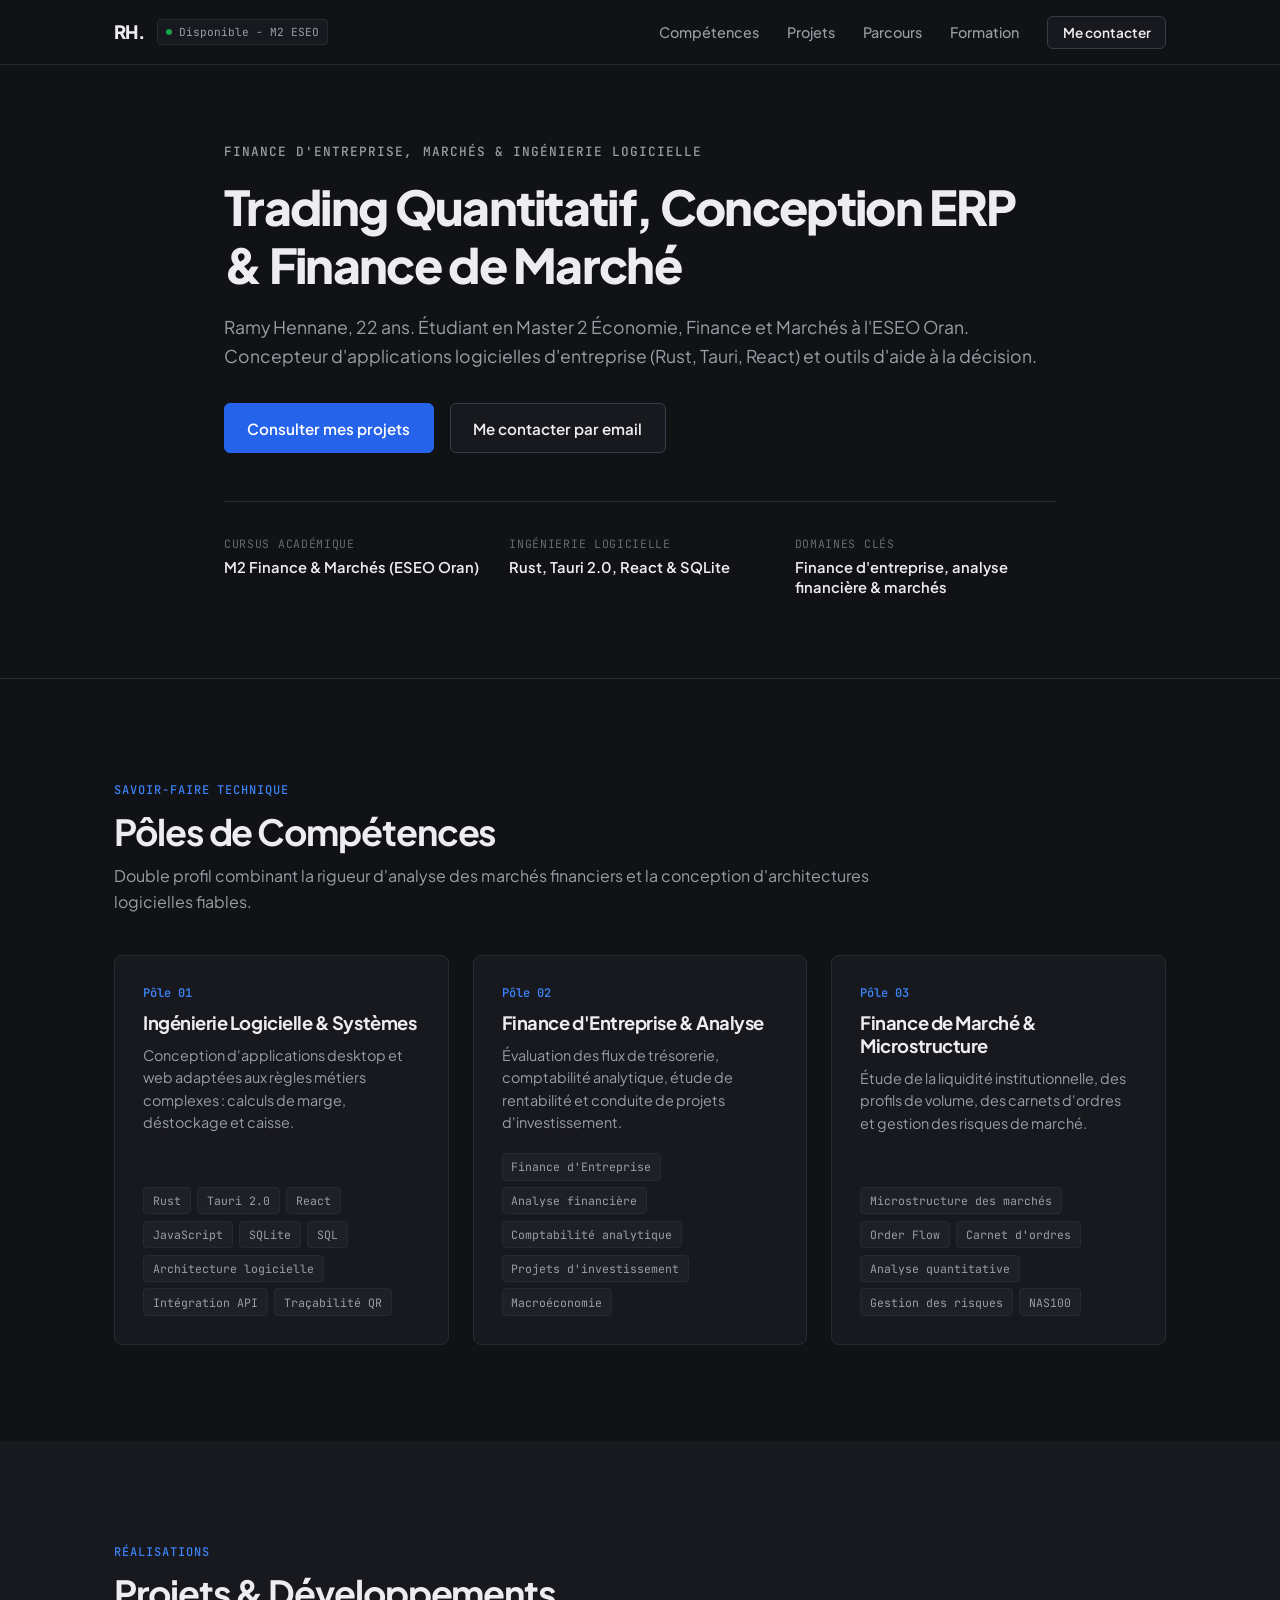
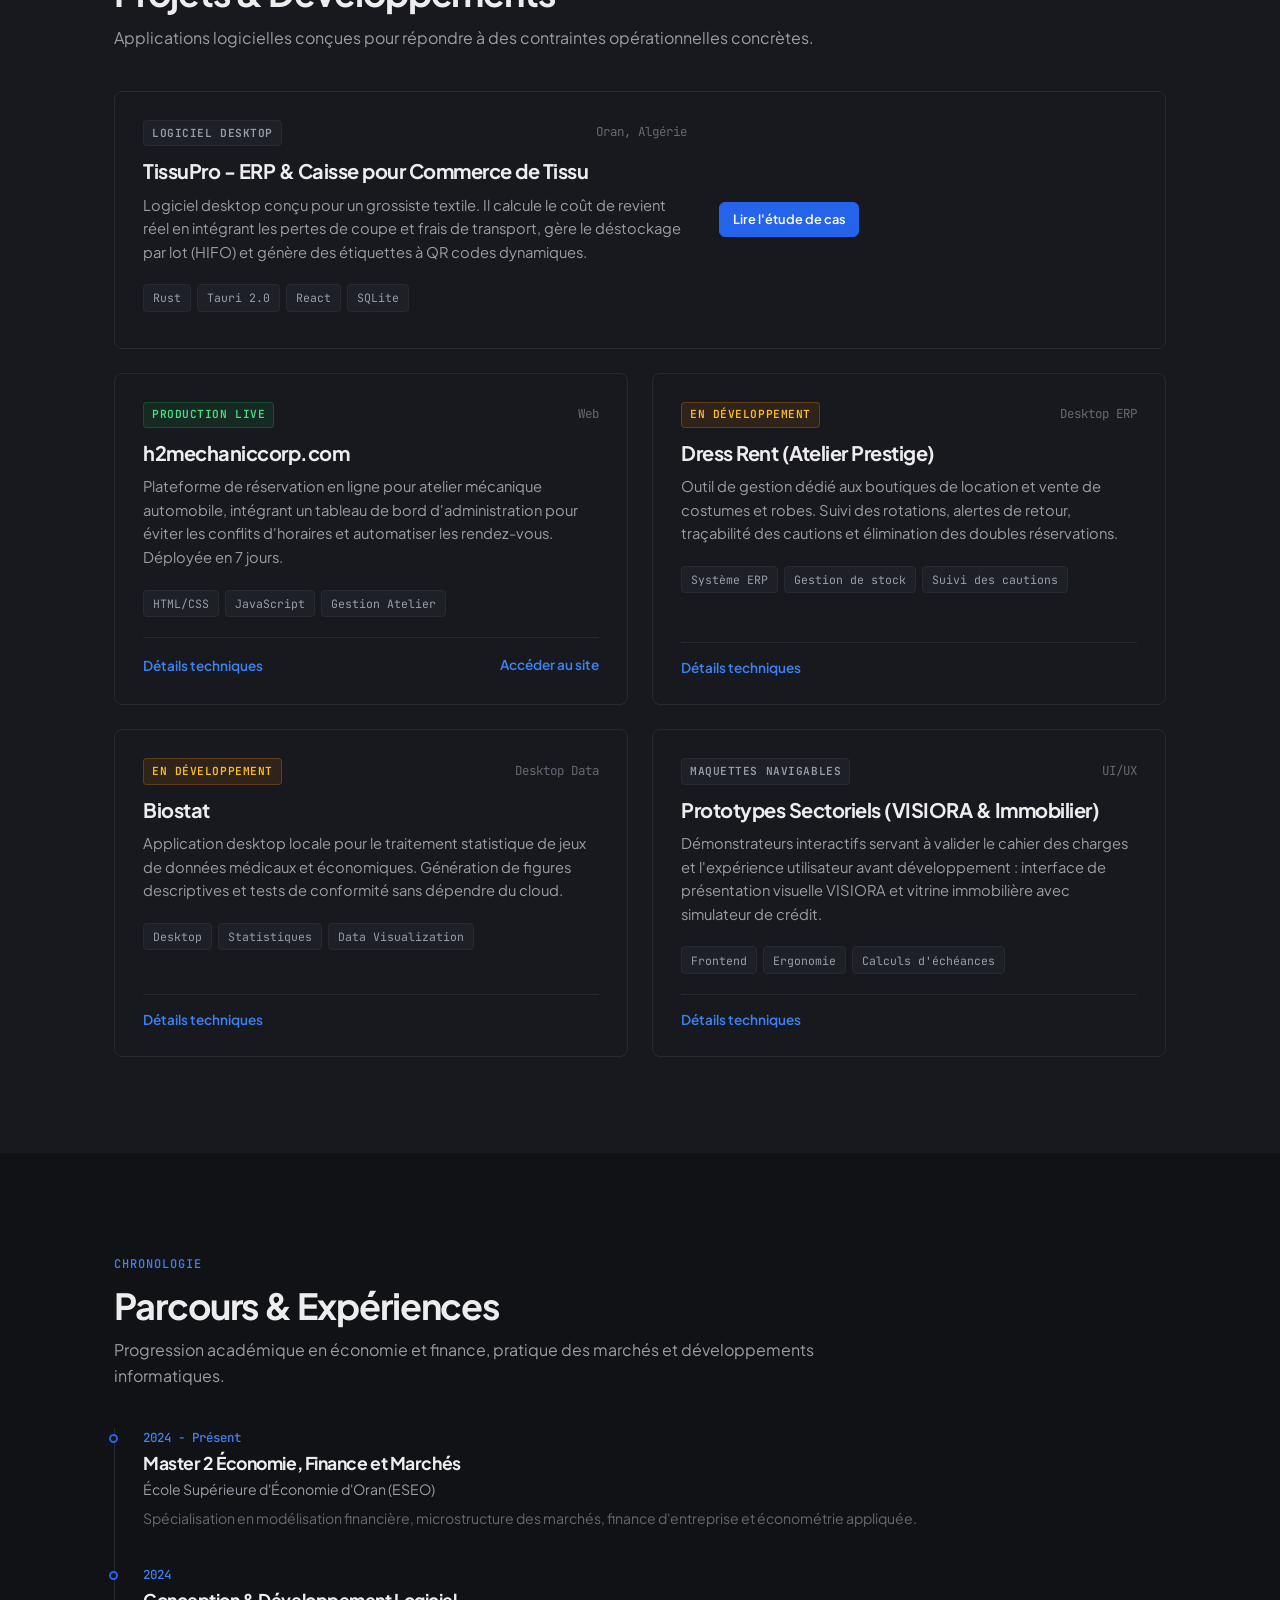
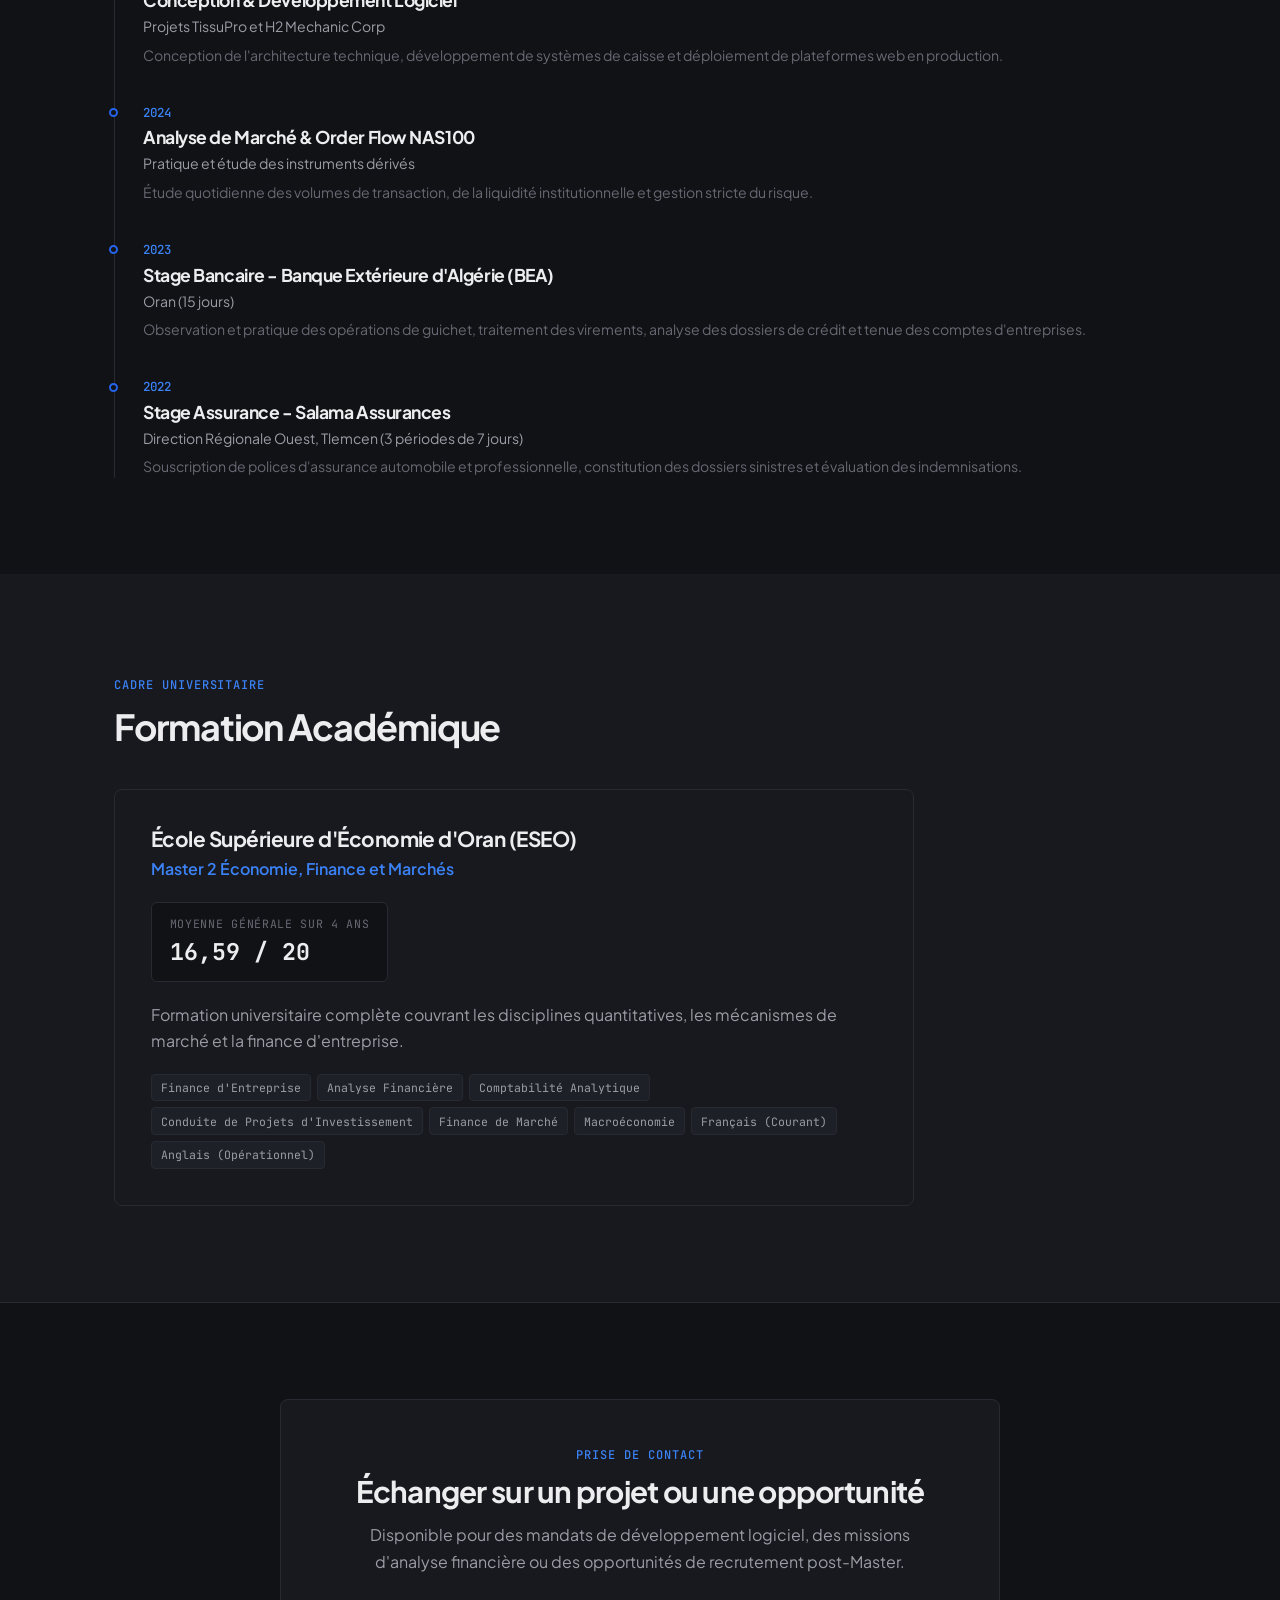
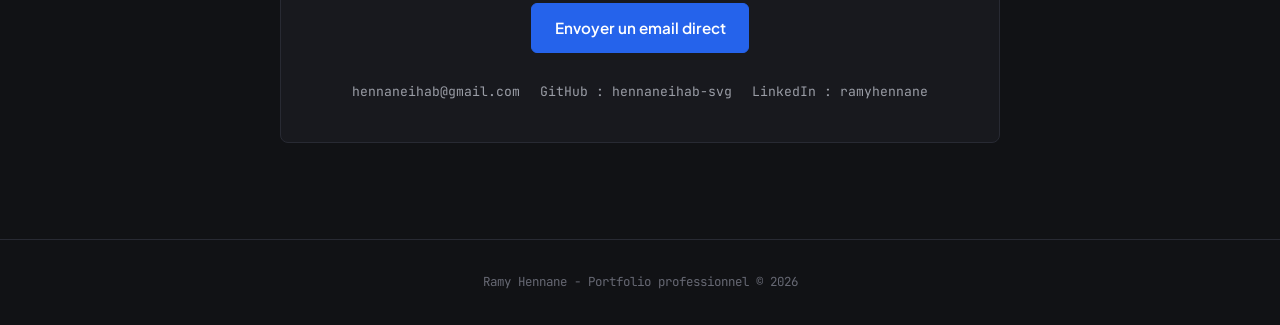
<file: index.html>
<!DOCTYPE html>
<html lang="fr">
<head>
    <meta charset="UTF-8">
    <meta name="viewport" content="width=device-width, initial-scale=1.0">
    <title>Ramy Hennane | Trading Quantitatif, Conception ERP & Finance de Marché</title>
    <meta name="description" content="Portfolio de Ramy Hennane : Étudiant en Master 2 Économie, Finance et Marchés à l'ESEO Oran, concepteur de logiciels de gestion (Rust, Tauri, React) et analyse financière.">

    <!-- Open Graph -->
    <meta property="og:title" content="Ramy Hennane | Trading Quantitatif, Conception ERP & Finance de Marché">
    <meta property="og:description" content="Étudiant en M2 Finance de Marché et concepteur de logiciels applicatifs.">
    <meta property="og:type" content="website">

    <!-- Fonts: Plus Jakarta Sans & JetBrains Mono -->
    <link rel="preconnect" href="https://fonts.googleapis.com">
    <link rel="preconnect" href="https://fonts.gstatic.com" crossorigin>
    <link href="https://fonts.googleapis.com/css2?family=JetBrains+Mono:wght@400;500;600&family=Plus+Jakarta+Sans:wght@400;500;600;700;800&display=swap" rel="stylesheet">

    <!-- Stylesheet with Cache-Buster -->
    <link rel="stylesheet" href="css/style.css?v=2.1">
</head>
<body>

    <!-- Header / Navigation (Sticky dans le flux) -->
    <header class="navbar">
        <div class="container nav-inner">
            <a href="index.html" class="brand-link" aria-label="Accueil">
                <span class="brand-logo">RH.</span>
                <span class="brand-status">
                    <span class="status-dot"></span>
                    <span>Disponible - M2 ESEO</span>
                </span>
            </a>

            <button class="mobile-toggle" aria-label="Menu" aria-expanded="false">
                <span></span>
                <span></span>
                <span></span>
            </button>

            <nav>
                <ul class="nav-links">
                    <li><a href="#competences" class="nav-link">Compétences</a></li>
                    <li><a href="#projets" class="nav-link">Projets</a></li>
                    <li><a href="#parcours" class="nav-link">Parcours</a></li>
                    <li><a href="#formation" class="nav-link">Formation</a></li>
                    <li><a href="#contact" class="nav-cta">Me contacter</a></li>
                </ul>
            </nav>
        </div>
    </header>

    <main>
        <!-- Hero Section -->
        <section class="hero-section">
            <div class="container hero-content">
                <span class="hero-overline">Finance d'Entreprise, Marchés & Ingénierie Logicielle</span>
                <h1 class="hero-title">Trading Quantitatif, Conception ERP & Finance de Marché</h1>
                <p class="hero-subtitle">
                    Ramy Hennane, 22 ans. Étudiant en Master 2 Économie, Finance et Marchés à l'ESEO Oran. Concepteur d'applications logicielles d'entreprise (Rust, Tauri, React) et outils d'aide à la décision.
                </p>

                <div class="hero-actions">
                    <a href="#projets" class="btn btn-primary">Consulter mes projets</a>
                    <a href="mailto:hennaneihab@gmail.com" class="btn btn-outline">Me contacter par email</a>
                </div>

                <div class="hero-specs">
                    <div class="spec-item">
                        <span class="spec-label">Cursus Académique</span>
                        <span class="spec-val">M2 Finance & Marchés (ESEO Oran)</span>
                    </div>
                    <div class="spec-item">
                        <span class="spec-label">Ingénierie Logicielle</span>
                        <span class="spec-val">Rust, Tauri 2.0, React & SQLite</span>
                    </div>
                    <div class="spec-item">
                        <span class="spec-label">Domaines Clés</span>
                        <span class="spec-val">Finance d'entreprise, analyse financière & marchés</span>
                    </div>
                </div>
            </div>
        </section>

        <!-- Compétences (3 Pôles structurés) -->
        <section id="competences" class="section-padding">
            <div class="container">
                <div class="section-header reveal-on-scroll">
                    <span class="section-overline">Savoir-faire technique</span>
                    <h2 class="section-title">Pôles de Compétences</h2>
                    <p class="section-desc">
                        Double profil combinant la rigueur d'analyse des marchés financiers et la conception d'architectures logicielles fiables.
                    </p>
                </div>

                <div class="skills-grid">
                    <!-- Pôle 01 -->
                    <div class="skill-card reveal-on-scroll">
                        <span class="skill-index">Pôle 01</span>
                        <h3 class="skill-title">Ingénierie Logicielle & Systèmes</h3>
                        <p class="skill-desc">
                            Conception d'applications desktop et web adaptées aux règles métiers complexes : calculs de marge, déstockage et caisse.
                        </p>
                        <div class="tag-list">
                            <span class="tag">Rust</span>
                            <span class="tag">Tauri 2.0</span>
                            <span class="tag">React</span>
                            <span class="tag">JavaScript</span>
                            <span class="tag">SQLite</span>
                            <span class="tag">SQL</span>
                            <span class="tag">Architecture logicielle</span>
                            <span class="tag">Intégration API</span>
                            <span class="tag">Traçabilité QR</span>
                        </div>
                    </div>

                    <!-- Pôle 02 -->
                    <div class="skill-card reveal-on-scroll">
                        <span class="skill-index">Pôle 02</span>
                        <h3 class="skill-title">Finance d'Entreprise & Analyse</h3>
                        <p class="skill-desc">
                            Évaluation des flux de trésorerie, comptabilité analytique, étude de rentabilité et conduite de projets d'investissement.
                        </p>
                        <div class="tag-list">
                            <span class="tag">Finance d'Entreprise</span>
                            <span class="tag">Analyse financière</span>
                            <span class="tag">Comptabilité analytique</span>
                            <span class="tag">Projets d'investissement</span>
                            <span class="tag">Macroéconomie</span>
                        </div>
                    </div>

                    <!-- Pôle 03 -->
                    <div class="skill-card reveal-on-scroll">
                        <span class="skill-index">Pôle 03</span>
                        <h3 class="skill-title">Finance de Marché & Microstructure</h3>
                        <p class="skill-desc">
                            Étude de la liquidité institutionnelle, des profils de volume, des carnets d'ordres et gestion des risques de marché.
                        </p>
                        <div class="tag-list">
                            <span class="tag">Microstructure des marchés</span>
                            <span class="tag">Order Flow</span>
                            <span class="tag">Carnet d'ordres</span>
                            <span class="tag">Analyse quantitative</span>
                            <span class="tag">Gestion des risques</span>
                            <span class="tag">NAS100</span>
                        </div>
                    </div>
                </div>
            </div>
        </section>

        <!-- Projets Réalisés -->
        <section id="projets" class="section-padding" style="background-color: var(--bg-surface);">
            <div class="container">
                <div class="section-header reveal-on-scroll">
                    <span class="section-overline">Réalisations</span>
                    <h2 class="section-title">Projets & Développements</h2>
                    <p class="section-desc">
                        Applications logicielles conçues pour répondre à des contraintes opérationnelles concrètes.
                    </p>
                </div>

                <div class="projects-grid">
                    <!-- Featured: TissuPro -->
                    <div class="project-card featured reveal-on-scroll">
                        <div>
                            <div class="card-top">
                                <span class="project-badge">Logiciel Desktop</span>
                                <span class="mono text-muted" style="font-size: 0.78rem;">Oran, Algérie</span>
                            </div>
                            <h3 class="project-title">TissuPro - ERP & Caisse pour Commerce de Tissu</h3>
                            <p class="project-desc">
                                Logiciel desktop conçu pour un grossiste textile. Il calcule le coût de revient réel en intégrant les pertes de coupe et frais de transport, gère le déstockage par lot (HIFO) et génère des étiquettes à QR codes dynamiques.
                            </p>
                            <div class="tag-list" style="margin-bottom: 0.5rem;">
                                <span class="tag">Rust</span>
                                <span class="tag">Tauri 2.0</span>
                                <span class="tag">React</span>
                                <span class="tag">SQLite</span>
                            </div>
                        </div>
                        <div class="project-footer" style="margin-top: 0; padding-top: 0; border-top: none; justify-content: flex-start; gap: 1rem;">
                            <a href="tissupro.html" class="btn btn-primary btn-small">Lire l'étude de cas</a>
                        </div>
                    </div>

                    <!-- Project: H2 Mechanic Corp -->
                    <div class="project-card reveal-on-scroll">
                        <div>
                            <div class="card-top">
                                <span class="project-badge live">Production Live</span>
                                <span class="mono text-muted" style="font-size: 0.78rem;">Web</span>
                            </div>
                            <h3 class="project-title">h2mechaniccorp.com</h3>
                            <p class="project-desc">
                                Plateforme de réservation en ligne pour atelier mécanique automobile, intégrant un tableau de bord d'administration pour éviter les conflits d'horaires et automatiser les rendez-vous. Déployée en 7 jours.
                            </p>
                            <div class="tag-list">
                                <span class="tag">HTML/CSS</span>
                                <span class="tag">JavaScript</span>
                                <span class="tag">Gestion Atelier</span>
                            </div>
                        </div>
                        <div class="project-footer">
                            <button type="button" class="action-link" onclick="openModal('modal-h2')">Détails techniques</button>
                            <a href="https://h2mechaniccorp.com" target="_blank" rel="noopener noreferrer" class="action-link">Accéder au site</a>
                        </div>
                    </div>

                    <!-- Project: Dress Rent -->
                    <div class="project-card reveal-on-scroll">
                        <div>
                            <div class="card-top">
                                <span class="project-badge dev">En développement</span>
                                <span class="mono text-muted" style="font-size: 0.78rem;">Desktop ERP</span>
                            </div>
                            <h3 class="project-title">Dress Rent (Atelier Prestige)</h3>
                            <p class="project-desc">
                                Outil de gestion dédié aux boutiques de location et vente de costumes et robes. Suivi des rotations, alertes de retour, traçabilité des cautions et élimination des doubles réservations.
                            </p>
                            <div class="tag-list">
                                <span class="tag">Système ERP</span>
                                <span class="tag">Gestion de stock</span>
                                <span class="tag">Suivi des cautions</span>
                            </div>
                        </div>
                        <div class="project-footer">
                            <button type="button" class="action-link" onclick="openModal('modal-dress')">Détails techniques</button>
                        </div>
                    </div>

                    <!-- Project: Biostat -->
                    <div class="project-card reveal-on-scroll">
                        <div>
                            <div class="card-top">
                                <span class="project-badge dev">En développement</span>
                                <span class="mono text-muted" style="font-size: 0.78rem;">Desktop Data</span>
                            </div>
                            <h3 class="project-title">Biostat</h3>
                            <p class="project-desc">
                                Application desktop locale pour le traitement statistique de jeux de données médicaux et économiques. Génération de figures descriptives et tests de conformité sans dépendre du cloud.
                            </p>
                            <div class="tag-list">
                                <span class="tag">Desktop</span>
                                <span class="tag">Statistiques</span>
                                <span class="tag">Data Visualization</span>
                            </div>
                        </div>
                        <div class="project-footer">
                            <button type="button" class="action-link" onclick="openModal('modal-biostat')">Détails techniques</button>
                        </div>
                    </div>

                    <!-- Project: Prototypes Sectoriels -->
                    <div class="project-card reveal-on-scroll">
                        <div>
                            <div class="card-top">
                                <span class="project-badge">Maquettes Navigables</span>
                                <span class="mono text-muted" style="font-size: 0.78rem;">UI/UX</span>
                            </div>
                            <h3 class="project-title">Prototypes Sectoriels (VISIORA & Immobilier)</h3>
                            <p class="project-desc">
                                Démonstrateurs interactifs servant à valider le cahier des charges et l'expérience utilisateur avant développement : interface de présentation visuelle VISIORA et vitrine immobilière avec simulateur de crédit.
                            </p>
                            <div class="tag-list">
                                <span class="tag">Frontend</span>
                                <span class="tag">Ergonomie</span>
                                <span class="tag">Calculs d'échéances</span>
                            </div>
                        </div>
                        <div class="project-footer">
                            <button type="button" class="action-link" onclick="openModal('modal-proto')">Détails techniques</button>
                        </div>
                    </div>
                </div>
            </div>
        </section>

        <!-- Parcours (Timeline) -->
        <section id="parcours" class="section-padding">
            <div class="container">
                <div class="section-header reveal-on-scroll">
                    <span class="section-overline">Chronologie</span>
                    <h2 class="section-title">Parcours & Expériences</h2>
                    <p class="section-desc">
                        Progression académique en économie et finance, pratique des marchés et développements informatiques.
                    </p>
                </div>

                <div class="timeline-wrapper reveal-on-scroll">
                    <!-- Step 1 -->
                    <div class="timeline-item">
                        <div class="timeline-marker"></div>
                        <div class="timeline-date">2024 - Présent</div>
                        <h3 class="timeline-heading">Master 2 Économie, Finance et Marchés</h3>
                        <p class="timeline-place">École Supérieure d'Économie d'Oran (ESEO)</p>
                        <p class="timeline-text">
                            Spécialisation en modélisation financière, microstructure des marchés, finance d'entreprise et économétrie appliquée.
                        </p>
                    </div>

                    <!-- Step 2 -->
                    <div class="timeline-item">
                        <div class="timeline-marker"></div>
                        <div class="timeline-date">2024</div>
                        <h3 class="timeline-heading">Conception & Développement Logiciel</h3>
                        <p class="timeline-place">Projets TissuPro et H2 Mechanic Corp</p>
                        <p class="timeline-text">
                            Conception de l'architecture technique, développement de systèmes de caisse et déploiement de plateformes web en production.
                        </p>
                    </div>

                    <!-- Step 3 -->
                    <div class="timeline-item">
                        <div class="timeline-marker"></div>
                        <div class="timeline-date">2024</div>
                        <h3 class="timeline-heading">Analyse de Marché & Order Flow NAS100</h3>
                        <p class="timeline-place">Pratique et étude des instruments dérivés</p>
                        <p class="timeline-text">
                            Étude quotidienne des volumes de transaction, de la liquidité institutionnelle et gestion stricte du risque.
                        </p>
                    </div>

                    <!-- Step 4 -->
                    <div class="timeline-item">
                        <div class="timeline-marker"></div>
                        <div class="timeline-date">2023</div>
                        <h3 class="timeline-heading">Stage Bancaire - Banque Extérieure d'Algérie (BEA)</h3>
                        <p class="timeline-place">Oran (15 jours)</p>
                        <p class="timeline-text">
                            Observation et pratique des opérations de guichet, traitement des virements, analyse des dossiers de crédit et tenue des comptes d'entreprises.
                        </p>
                    </div>

                    <!-- Step 5 -->
                    <div class="timeline-item">
                        <div class="timeline-marker"></div>
                        <div class="timeline-date">2022</div>
                        <h3 class="timeline-heading">Stage Assurance - Salama Assurances</h3>
                        <p class="timeline-place">Direction Régionale Ouest, Tlemcen (3 périodes de 7 jours)</p>
                        <p class="timeline-text">
                            Souscription de polices d'assurance automobile et professionnelle, constitution des dossiers sinistres et évaluation des indemnisations.
                        </p>
                    </div>
                </div>
            </div>
        </section>

        <!-- Formation Académique -->
        <section id="formation" class="section-padding" style="background-color: var(--bg-surface);">
            <div class="container">
                <div class="section-header reveal-on-scroll">
                    <span class="section-overline">Cadre Universitaire</span>
                    <h2 class="section-title">Formation Académique</h2>
                </div>

                <div class="education-box reveal-on-scroll">
                    <h3 class="edu-school">École Supérieure d'Économie d'Oran (ESEO)</h3>
                    <p class="edu-degree">Master 2 Économie, Finance et Marchés</p>

                    <div class="gpa-card">
                        <span class="gpa-title">Moyenne Générale sur 4 ans</span>
                        <span class="gpa-number">16,59 / 20</span>
                    </div>

                    <p class="section-desc" style="margin-top: 0; margin-bottom: 1.25rem;">
                        Formation universitaire complète couvrant les disciplines quantitatives, les mécanismes de marché et la finance d'entreprise.
                    </p>

                    <div class="tag-list">
                        <span class="tag">Finance d'Entreprise</span>
                        <span class="tag">Analyse Financière</span>
                        <span class="tag">Comptabilité Analytique</span>
                        <span class="tag">Conduite de Projets d'Investissement</span>
                        <span class="tag">Finance de Marché</span>
                        <span class="tag">Macroéconomie</span>
                        <span class="tag">Français (Courant)</span>
                        <span class="tag">Anglais (Opérationnel)</span>
                    </div>
                </div>
            </div>
        </section>

        <!-- Contact Section -->
        <section id="contact" class="section-padding contact-section">
            <div class="container">
                <div class="contact-box reveal-on-scroll">
                    <span class="section-overline">Prise de contact</span>
                    <h2>Échanger sur un projet ou une opportunité</h2>
                    <p>
                        Disponible pour des mandats de développement logiciel, des missions d'analyse financière ou des opportunités de recrutement post-Master.
                    </p>

                    <a href="mailto:hennaneihab@gmail.com" class="btn btn-primary">
                        Envoyer un email direct
                    </a>

                    <div class="contact-links">
                        <a href="mailto:hennaneihab@gmail.com" class="contact-link-item">
                            <span>hennaneihab@gmail.com</span>
                        </a>
                        <a href="https://github.com/hennaneihab-svg" target="_blank" rel="noopener noreferrer" class="contact-link-item">
                            <span>GitHub : hennaneihab-svg</span>
                        </a>
                        <a href="https://linkedin.com/in/ramyhennane" target="_blank" rel="noopener noreferrer" class="contact-link-item">
                            <span>LinkedIn : ramyhennane</span>
                        </a>
                    </div>
                </div>
            </div>
        </section>
    </main>

    <!-- Modale H2 Mechanic Corp -->
    <div class="modal" id="modal-h2" role="dialog" aria-hidden="true">
        <div class="modal-backdrop" onclick="closeModal('modal-h2')"></div>
        <div class="modal-dialog">
            <button type="button" class="modal-close" onclick="closeModal('modal-h2')" aria-label="Fermer">✕</button>
            <h3 class="modal-title">h2mechaniccorp.com</h3>
            
            <div class="modal-part">
                <div class="modal-part-label">Problème</div>
                <p>Atelier mécanique sans système informatisé de réservation, entraînant des prises de rendez-vous manuelles et un risque d'erreurs d'horaires.</p>
            </div>
            
            <div class="modal-part">
                <div class="modal-part-label">Solution</div>
                <p>Développement d'une plateforme web avec panneau d'administration pour la gestion des plages horaires et un tunnel de réservation en ligne.</p>
            </div>

            <div class="modal-part">
                <div class="modal-part-label">Stack Technique</div>
                <div class="tag-list" style="margin-top: 0.4rem;">
                    <span class="tag">HTML/CSS</span>
                    <span class="tag">JavaScript Vanilla</span>
                    <span class="tag">Backend Gestion</span>
                </div>
            </div>

            <div class="modal-part">
                <div class="modal-part-label">Résultat</div>
                <p>Site conçu, développé et mis en ligne en 7 jours sur h2mechaniccorp.com. Il est actuellement utilisé pour la prise de rendez-vous de l'atelier.</p>
            </div>
        </div>
    </div>

    <!-- Modale Dress Rent -->
    <div class="modal" id="modal-dress" role="dialog" aria-hidden="true">
        <div class="modal-backdrop" onclick="closeModal('modal-dress')"></div>
        <div class="modal-dialog">
            <button type="button" class="modal-close" onclick="closeModal('modal-dress')" aria-label="Fermer">✕</button>
            <h3 class="modal-title">Dress Rent (Atelier Prestige)</h3>
            
            <div class="modal-part">
                <div class="modal-part-label">Problème</div>
                <p>Gestion manuelle sur papier des rotations de location et vente de vêtements, causant des conflits de dates et un suivi financier flou des cautions.</p>
            </div>
            
            <div class="modal-part">
                <div class="modal-part-label">Solution</div>
                <p>Création d'un logiciel de gestion adapté aux boutiques de location. Il suit les retours, les cautions et la facturation, avec un paramétrage pour costumes d'homme ou robes.</p>
            </div>

            <div class="modal-part">
                <div class="modal-part-label">Stack Technique</div>
                <div class="tag-list" style="margin-top: 0.4rem;">
                    <span class="tag">Système ERP</span>
                    <span class="tag">Architecture modulaire</span>
                    <span class="tag">Gestion des cautions</span>
                </div>
            </div>

            <div class="modal-part">
                <div class="modal-part-label">Objectif Cible</div>
                <p>Remplacer le carnet papier par un logiciel local qui prévient les conflits de dates sur un même costume et trace chaque caution versée.</p>
            </div>
        </div>
    </div>

    <!-- Modale Biostat -->
    <div class="modal" id="modal-biostat" role="dialog" aria-hidden="true">
        <div class="modal-backdrop" onclick="closeModal('modal-biostat')"></div>
        <div class="modal-dialog">
            <button type="button" class="modal-close" onclick="closeModal('modal-biostat')" aria-label="Fermer">✕</button>
            <h3 class="modal-title">Biostat</h3>
            
            <div class="modal-part">
                <div class="modal-part-label">Problème</div>
                <p>Besoin d'un outil local pour le traitement statistique de jeux de données, sans dépendre de logiciels cloud payants.</p>
            </div>
            
            <div class="modal-part">
                <div class="modal-part-label">Solution</div>
                <p>Développement d'une application desktop pour ingérer des séries de données et générer des graphiques d'analyse statistique sans passer par des lignes de commande R.</p>
            </div>

            <div class="modal-part">
                <div class="modal-part-label">Stack Technique</div>
                <div class="tag-list" style="margin-top: 0.4rem;">
                    <span class="tag">Application Desktop</span>
                    <span class="tag">Algorithmique quantitative</span>
                    <span class="tag">Visualisation de données</span>
                </div>
            </div>

            <div class="modal-part">
                <div class="modal-part-label">Objectif Cible</div>
                <p>Permettre à un praticien d'importer un jeu de données, de vérifier les hypothèses de normalité et d'exporter un rapport médical.</p>
            </div>
        </div>
    </div>

    <!-- Modale Prototypes -->
    <div class="modal" id="modal-proto" role="dialog" aria-hidden="true">
        <div class="modal-backdrop" onclick="closeModal('modal-proto')"></div>
        <div class="modal-dialog">
            <button type="button" class="modal-close" onclick="closeModal('modal-proto')" aria-label="Fermer">✕</button>
            <h3 class="modal-title">Prototypes Sectoriels</h3>
            
            <div class="modal-part">
                <div class="modal-part-label">Problème</div>
                <p>Démontrer la faisabilité technique et ergonomique d'un produit avant le développement complet.</p>
            </div>
            
            <div class="modal-part">
                <div class="modal-part-label">Solution</div>
                <p>
                    Conception de maquettes interactives pour valider l'ergonomie :
                    <br><br>- <strong>VISIORA :</strong> Interface de présentation visuelle de concepts.
                    <br>- <strong>Agence immobilière :</strong> Prototype de site vitrine avec simulateur d'échéances pour les acquéreurs.
                </p>
            </div>

            <div class="modal-part">
                <div class="modal-part-label">Stack Technique</div>
                <div class="tag-list" style="margin-top: 0.4rem;">
                    <span class="tag">Frontend Design</span>
                    <span class="tag">Navigation interactive</span>
                    <span class="tag">Calculs financiers</span>
                </div>
            </div>

            <div class="modal-part">
                <div class="modal-part-label">Résultat</div>
                <p>Démonstrateurs cliquables utilisés pour valider le cahier des charges et l'interface avant le développement final.</p>
            </div>
        </div>
    </div>

    <!-- Footer -->
    <footer class="site-footer">
        <div class="container">
            <p>Ramy Hennane - Portfolio professionnel &copy; 2026</p>
        </div>
    </footer>

    <!-- App Scripts -->
    <script src="js/app.js"></script>
</body>
</html>
</file>
<file: css/style.css>
/* ==========================================================================
   PORTFOLIO DESIGN SYSTEM - ARCHIVAL GRAPHITE & COBALT PRECISION
   Tailored for Ramy Hennane: Quant Finance, Systems ERP & Corporate Finance
   ========================================================================== */

/* 1. TOKENS */
:root {
    --bg-page: #111215;
    --bg-surface: #18191E;
    --bg-surface-hover: #202229;
    --bg-tag: #1E2028;
    
    --border-subtle: #282A33;
    --border-strong: #383C4A;
    --border-focus: #2563EB;
    
    --text-primary: #EDEDF0;
    --text-secondary: #9A9DA6;
    --text-muted: #666873;
    
    --accent-blue: #2563EB;
    --accent-blue-hover: #3B82F6;
    --accent-blue-dim: rgba(37, 99, 235, 0.12);
    
    --status-live: #16A34A;
    --status-live-bg: rgba(22, 163, 74, 0.12);
    --status-dev: #D97706;
    --status-dev-bg: rgba(217, 119, 6, 0.12);
    
    --font-sans: 'Plus Jakarta Sans', -apple-system, BlinkMacSystemFont, 'Segoe UI', Roboto, sans-serif;
    --font-mono: 'JetBrains Mono', monospace;
    
    --radius-sm: 4px;
    --radius-md: 6px;
    --radius-lg: 8px;
    
    --container-max: 1100px;
    --transition-base: 0.15s ease-in-out;
}

/* 2. BASE & RESET */
*, *::before, *::after {
    margin: 0;
    padding: 0;
    box-sizing: border-box;
}

html {
    scroll-behavior: smooth;
    background-color: var(--bg-page);
}

body {
    background-color: var(--bg-page);
    color: var(--text-primary);
    font-family: var(--font-sans);
    font-size: 1rem;
    line-height: 1.65;
    -webkit-font-smoothing: antialiased;
    -moz-osx-font-smoothing: grayscale;
    overflow-x: hidden;
}

a {
    color: inherit;
    text-decoration: none;
    transition: color var(--transition-base);
}

button {
    font-family: inherit;
    cursor: pointer;
    background: none;
    border: none;
}

/* 3. TYPOGRAPHY */
h1, h2, h3, h4, h5, h6 {
    color: var(--text-primary);
    font-weight: 700;
    letter-spacing: -0.025em;
    line-height: 1.25;
}

.mono {
    font-family: var(--font-mono);
}

.text-secondary {
    color: var(--text-secondary);
}

.text-muted {
    color: var(--text-muted);
}

.text-accent {
    color: var(--accent-blue);
}

/* 4. LAYOUT */
.container {
    width: 100%;
    max-width: var(--container-max);
    margin-left: auto;
    margin-right: auto;
    padding-left: 1.5rem;
    padding-right: 1.5rem;
}

.section-padding {
    padding-top: 4.5rem;
    padding-bottom: 4.5rem;
}

@media (min-width: 1024px) {
    .section-padding {
        padding-top: 6rem;
        padding-bottom: 6rem;
    }
}

.section-header {
    margin-bottom: 2.5rem;
}

.section-overline {
    display: inline-block;
    font-family: var(--font-mono);
    font-size: 0.75rem;
    font-weight: 500;
    text-transform: uppercase;
    letter-spacing: 0.08em;
    color: var(--accent-blue-hover);
    margin-bottom: 0.5rem;
}

.section-title {
    font-size: 1.85rem;
    font-weight: 700;
    letter-spacing: -0.03em;
}

@media (min-width: 768px) {
    .section-title {
        font-size: 2.25rem;
    }
}

.section-desc {
    color: var(--text-secondary);
    font-size: 1rem;
    max-width: 65ch;
    margin-top: 0.6rem;
    line-height: 1.6;
}

/* 5. NAVIGATION (STICKY IN FLOW - NEVER OVERLAPS HERO) */
.navbar {
    position: sticky;
    top: 0;
    left: 0;
    width: 100%;
    z-index: 100;
    background-color: #111215;
    border-bottom: 1px solid var(--border-subtle);
}

.nav-inner {
    display: flex;
    align-items: center;
    justify-content: space-between;
    height: 64px;
}

.brand-link {
    display: flex;
    align-items: center;
    gap: 0.75rem;
}

.brand-logo {
    font-weight: 800;
    font-size: 1.15rem;
    letter-spacing: -0.03em;
    color: var(--text-primary);
}

.brand-status {
    display: inline-flex;
    align-items: center;
    gap: 0.4rem;
    font-family: var(--font-mono);
    font-size: 0.7rem;
    color: var(--text-secondary);
    padding: 0.15rem 0.5rem;
    background-color: var(--bg-surface);
    border: 1px solid var(--border-subtle);
    border-radius: var(--radius-sm);
}

.status-dot {
    width: 6px;
    height: 6px;
    border-radius: 50%;
    background-color: var(--status-live);
}

.nav-links {
    display: flex;
    align-items: center;
    gap: 1.75rem;
    list-style: none;
}

.nav-link {
    font-size: 0.9rem;
    font-weight: 500;
    color: var(--text-secondary);
}

.nav-link:hover {
    color: var(--text-primary);
}

.nav-cta {
    font-size: 0.85rem;
    font-weight: 600;
    padding: 0.45rem 0.9rem;
    border-radius: var(--radius-md);
    background-color: var(--bg-surface);
    border: 1px solid var(--border-strong);
    color: var(--text-primary);
    transition: all var(--transition-base);
}

.nav-cta:hover {
    background-color: var(--accent-blue);
    border-color: var(--accent-blue);
    color: #FFFFFF;
}

.mobile-toggle {
    display: none;
    flex-direction: column;
    justify-content: center;
    gap: 5px;
    width: 32px;
    height: 32px;
    color: var(--text-primary);
}

.mobile-toggle span {
    display: block;
    width: 22px;
    height: 2px;
    background-color: currentColor;
    border-radius: 1px;
}

@media (max-width: 820px) {
    .nav-links {
        display: none;
        position: absolute;
        top: 64px;
        left: 0;
        width: 100%;
        background-color: var(--bg-page);
        border-bottom: 1px solid var(--border-subtle);
        flex-direction: column;
        align-items: flex-start;
        padding: 1.5rem;
        gap: 1rem;
    }
    
    .nav-links.active {
        display: flex;
    }
    
    .mobile-toggle {
        display: flex;
    }
    
    .brand-status {
        display: none;
    }
}

/* 6. HERO SECTION */
.hero-section {
    padding-top: 3.5rem;
    padding-bottom: 4rem;
    border-bottom: 1px solid var(--border-subtle);
}

@media (min-width: 1024px) {
    .hero-section {
        padding-top: 4.5rem;
        padding-bottom: 5rem;
    }
}

.hero-content {
    max-width: 880px;
}

.hero-overline {
    display: inline-block;
    font-family: var(--font-mono);
    font-size: 0.8rem;
    font-weight: 500;
    color: var(--text-secondary);
    text-transform: uppercase;
    letter-spacing: 0.08em;
    margin-bottom: 1rem;
}

.hero-title {
    font-size: 2.15rem;
    font-weight: 800;
    letter-spacing: -0.035em;
    line-height: 1.2;
    color: var(--text-primary);
    margin-bottom: 1.25rem;
}

@media (min-width: 768px) {
    .hero-title {
        font-size: 3rem;
    }
}

.hero-subtitle {
    font-size: 1.1rem;
    line-height: 1.65;
    color: var(--text-secondary);
    max-width: 65ch;
    margin-bottom: 2rem;
}

.hero-actions {
    display: flex;
    align-items: center;
    gap: 1rem;
    flex-wrap: wrap;
    margin-bottom: 3rem;
}

/* 7. BUTTONS */
.btn {
    display: inline-flex;
    align-items: center;
    justify-content: center;
    gap: 0.5rem;
    font-size: 0.95rem;
    font-weight: 600;
    padding: 0.7rem 1.4rem;
    border-radius: var(--radius-md);
    transition: all var(--transition-base);
    white-space: nowrap;
}

.btn-primary {
    background-color: var(--accent-blue);
    border: 1px solid var(--accent-blue);
    color: #FFFFFF;
}

.btn-primary:hover {
    background-color: var(--accent-blue-hover);
    border-color: var(--accent-blue-hover);
}

.btn-outline {
    background-color: var(--bg-surface);
    border: 1px solid var(--border-strong);
    color: var(--text-primary);
}

.btn-outline:hover {
    background-color: var(--bg-surface-hover);
    border-color: var(--border-focus);
}

.btn-small {
    font-size: 0.8rem;
    padding: 0.35rem 0.8rem;
}

/* 8. HERO SPECS BAR */
.hero-specs {
    display: grid;
    grid-template-columns: 1fr;
    gap: 1.25rem;
    padding-top: 2rem;
    border-top: 1px solid var(--border-subtle);
}

@media (min-width: 768px) {
    .hero-specs {
        grid-template-columns: repeat(3, 1fr);
        gap: 1.5rem;
    }
}

.spec-item {
    display: flex;
    flex-direction: column;
    gap: 0.25rem;
}

.spec-label {
    font-family: var(--font-mono);
    font-size: 0.72rem;
    color: var(--text-muted);
    text-transform: uppercase;
    letter-spacing: 0.06em;
}

.spec-val {
    font-size: 0.92rem;
    font-weight: 600;
    color: var(--text-primary);
    line-height: 1.4;
}

/* 9. SKILLS SECTION (PÔLES STRUCTURÉS) */
.skills-grid {
    display: grid;
    grid-template-columns: 1fr;
    gap: 1.5rem;
}

@media (min-width: 860px) {
    .skills-grid {
        grid-template-columns: repeat(3, 1fr);
    }
}

.skill-card {
    background-color: var(--bg-surface);
    border: 1px solid var(--border-subtle);
    border-radius: var(--radius-lg);
    padding: 1.75rem;
    display: flex;
    flex-direction: column;
}

.skill-card:hover {
    border-color: var(--border-strong);
}

.skill-index {
    font-family: var(--font-mono);
    font-size: 0.75rem;
    color: var(--accent-blue-hover);
    font-weight: 600;
    margin-bottom: 0.5rem;
}

.skill-title {
    font-size: 1.15rem;
    font-weight: 700;
    margin-bottom: 0.6rem;
}

.skill-desc {
    font-size: 0.9rem;
    color: var(--text-secondary);
    line-height: 1.55;
    margin-bottom: 1.25rem;
    flex-grow: 1;
}

.tag-list {
    display: flex;
    flex-wrap: wrap;
    gap: 0.4rem;
}

.tag {
    font-family: var(--font-mono);
    font-size: 0.72rem;
    padding: 0.2rem 0.55rem;
    background-color: var(--bg-tag);
    border: 1px solid var(--border-subtle);
    border-radius: var(--radius-sm);
    color: var(--text-secondary);
}

/* 10. PROJECTS SECTION */
.projects-grid {
    display: grid;
    grid-template-columns: 1fr;
    gap: 1.5rem;
}

@media (min-width: 768px) {
    .projects-grid {
        grid-template-columns: repeat(2, 1fr);
    }
}

.project-card {
    background-color: var(--bg-surface);
    border: 1px solid var(--border-subtle);
    border-radius: var(--radius-lg);
    padding: 1.75rem;
    display: flex;
    flex-direction: column;
    justify-content: space-between;
}

.project-card:hover {
    border-color: var(--border-strong);
    background-color: var(--bg-surface-hover);
}

.project-card.featured {
    grid-column: 1 / -1;
}

@media (min-width: 900px) {
    .project-card.featured {
        display: grid;
        grid-template-columns: 1.3fr 1fr;
        gap: 2rem;
        align-items: center;
    }
}

.card-top {
    display: flex;
    align-items: center;
    justify-content: space-between;
    gap: 0.75rem;
    margin-bottom: 0.75rem;
}

.project-badge {
    font-family: var(--font-mono);
    font-size: 0.7rem;
    font-weight: 600;
    padding: 0.18rem 0.5rem;
    border-radius: var(--radius-sm);
    text-transform: uppercase;
    letter-spacing: 0.05em;
    background-color: var(--bg-tag);
    border: 1px solid var(--border-subtle);
    color: var(--text-secondary);
}

.project-badge.live {
    background-color: var(--status-live-bg);
    border-color: rgba(22, 163, 74, 0.3);
    color: #4ADE80;
}

.project-badge.dev {
    background-color: var(--status-dev-bg);
    border-color: rgba(217, 119, 6, 0.3);
    color: #FBBF24;
}

.project-title {
    font-size: 1.25rem;
    font-weight: 700;
    margin-bottom: 0.6rem;
    line-height: 1.3;
}

.project-desc {
    font-size: 0.92rem;
    color: var(--text-secondary);
    line-height: 1.6;
    margin-bottom: 1.25rem;
}

.project-footer {
    display: flex;
    align-items: center;
    justify-content: space-between;
    gap: 1rem;
    margin-top: 1.25rem;
    padding-top: 1rem;
    border-top: 1px solid var(--border-subtle);
    flex-wrap: wrap;
}

.action-link {
    display: inline-flex;
    align-items: center;
    gap: 0.35rem;
    font-size: 0.85rem;
    font-weight: 600;
    color: var(--accent-blue-hover);
}

.action-link:hover {
    text-decoration: underline;
}

/* 11. TIMELINE */
.timeline-wrapper {
    position: relative;
    padding-left: 1.75rem;
    border-left: 1px solid var(--border-subtle);
    margin-top: 1rem;
}

.timeline-item {
    position: relative;
    padding-bottom: 2.25rem;
}

.timeline-item:last-child {
    padding-bottom: 0;
}

.timeline-marker {
    position: absolute;
    left: -2.1rem;
    top: 0.35rem;
    width: 9px;
    height: 9px;
    border-radius: 50%;
    background-color: var(--bg-page);
    border: 2px solid var(--accent-blue);
}

.timeline-date {
    font-family: var(--font-mono);
    font-size: 0.78rem;
    color: var(--accent-blue-hover);
    font-weight: 500;
    margin-bottom: 0.2rem;
}

.timeline-heading {
    font-size: 1.1rem;
    font-weight: 700;
    margin-bottom: 0.25rem;
}

.timeline-place {
    font-size: 0.88rem;
    color: var(--text-secondary);
    margin-bottom: 0.4rem;
}

.timeline-text {
    font-size: 0.88rem;
    color: var(--text-muted);
    line-height: 1.55;
}

/* 12. EDUCATION */
.education-box {
    background-color: var(--bg-surface);
    border: 1px solid var(--border-subtle);
    border-radius: var(--radius-lg);
    padding: 2.25rem;
    max-width: 800px;
}

.edu-school {
    font-size: 1.3rem;
    font-weight: 700;
    margin-bottom: 0.25rem;
}

.edu-degree {
    font-size: 1rem;
    color: var(--accent-blue-hover);
    font-weight: 600;
    margin-bottom: 1.25rem;
}

.gpa-card {
    display: inline-flex;
    flex-direction: column;
    padding: 0.65rem 1.1rem;
    background-color: var(--bg-page);
    border: 1px solid var(--border-subtle);
    border-radius: var(--radius-md);
    margin-bottom: 1.25rem;
}

.gpa-title {
    font-family: var(--font-mono);
    font-size: 0.72rem;
    color: var(--text-muted);
    text-transform: uppercase;
    letter-spacing: 0.06em;
}

.gpa-number {
    font-family: var(--font-mono);
    font-size: 1.45rem;
    font-weight: 700;
    color: var(--text-primary);
}

/* 13. CONTACT */
.contact-section {
    border-top: 1px solid var(--border-subtle);
    background-color: var(--bg-page);
}

.contact-box {
    background-color: var(--bg-surface);
    border: 1px solid var(--border-subtle);
    border-radius: var(--radius-lg);
    padding: 2.5rem 1.75rem;
    text-align: center;
    max-width: 720px;
    margin-left: auto;
    margin-right: auto;
}

.contact-box h2 {
    font-size: 1.85rem;
    margin-bottom: 0.75rem;
}

.contact-box p {
    color: var(--text-secondary);
    font-size: 1rem;
    max-width: 50ch;
    margin: 0 auto 1.75rem auto;
}

.contact-links {
    display: flex;
    align-items: center;
    justify-content: center;
    gap: 1.25rem;
    margin-top: 1.75rem;
    flex-wrap: wrap;
}

.contact-link-item {
    font-family: var(--font-mono);
    font-size: 0.82rem;
    color: var(--text-secondary);
}

.contact-link-item:hover {
    color: var(--accent-blue-hover);
    text-decoration: underline;
}

/* 14. FOOTER */
.site-footer {
    padding: 2rem 0;
    border-top: 1px solid var(--border-subtle);
    font-family: var(--font-mono);
    font-size: 0.78rem;
    color: var(--text-muted);
    text-align: center;
}

/* 15. MODAL SYSTEM */
.modal {
    display: none;
    position: fixed;
    top: 0;
    left: 0;
    width: 100%;
    height: 100%;
    z-index: 2000;
}

.modal.active {
    display: flex;
    align-items: center;
    justify-content: center;
}

.modal-backdrop {
    position: fixed;
    top: 0;
    left: 0;
    width: 100%;
    height: 100%;
    background-color: rgba(17, 18, 21, 0.85);
}

.modal-dialog {
    position: relative;
    background-color: var(--bg-surface);
    border: 1px solid var(--border-strong);
    border-radius: var(--radius-lg);
    width: 90%;
    max-width: 580px;
    max-height: 85vh;
    overflow-y: auto;
    padding: 2.25rem;
    z-index: 2001;
}

.modal-close {
    position: absolute;
    top: 1rem;
    right: 1rem;
    color: var(--text-muted);
    font-size: 1.25rem;
    padding: 0.5rem;
    line-height: 1;
}

.modal-close:hover {
    color: var(--text-primary);
}

.modal-title {
    font-size: 1.35rem;
    margin-bottom: 1.25rem;
    padding-right: 2rem;
}

.modal-part {
    margin-bottom: 1.1rem;
}

.modal-part-label {
    font-family: var(--font-mono);
    font-size: 0.72rem;
    font-weight: 600;
    text-transform: uppercase;
    letter-spacing: 0.06em;
    color: var(--accent-blue-hover);
    margin-bottom: 0.25rem;
}

.modal-part p {
    font-size: 0.92rem;
    color: var(--text-secondary);
    line-height: 1.55;
}

/* 16. CASE STUDY (tissupro.html) */
.case-hero {
    padding-top: 3.5rem;
    padding-bottom: 3rem;
    border-bottom: 1px solid var(--border-subtle);
}

.case-meta {
    display: flex;
    gap: 2rem;
    padding: 1.25rem 0;
    border-top: 1px solid var(--border-subtle);
    border-bottom: 1px solid var(--border-subtle);
    margin-top: 1.75rem;
    flex-wrap: wrap;
}

.case-image {
    width: 100%;
    height: auto;
    border-radius: var(--radius-md);
    border: 1px solid var(--border-subtle);
    margin: 2.5rem 0;
    background-color: var(--bg-surface);
}

/* 17. SCROLL REVEAL (SUBTLE) */
.reveal-on-scroll {
    opacity: 0;
    transform: translateY(10px);
    transition: opacity 0.4s ease, transform 0.4s ease;
}

.reveal-on-scroll.is-visible {
    opacity: 1;
    transform: translateY(0);
}

@media (prefers-reduced-motion: reduce) {
    *, *::before, *::after {
        animation-duration: 0.01ms !important;
        animation-iteration-count: 1 !important;
        transition-duration: 0.01ms !important;
        scroll-behavior: auto !important;
    }
    
    .reveal-on-scroll {
        opacity: 1 !important;
        transform: none !important;
    }
}
</file>
